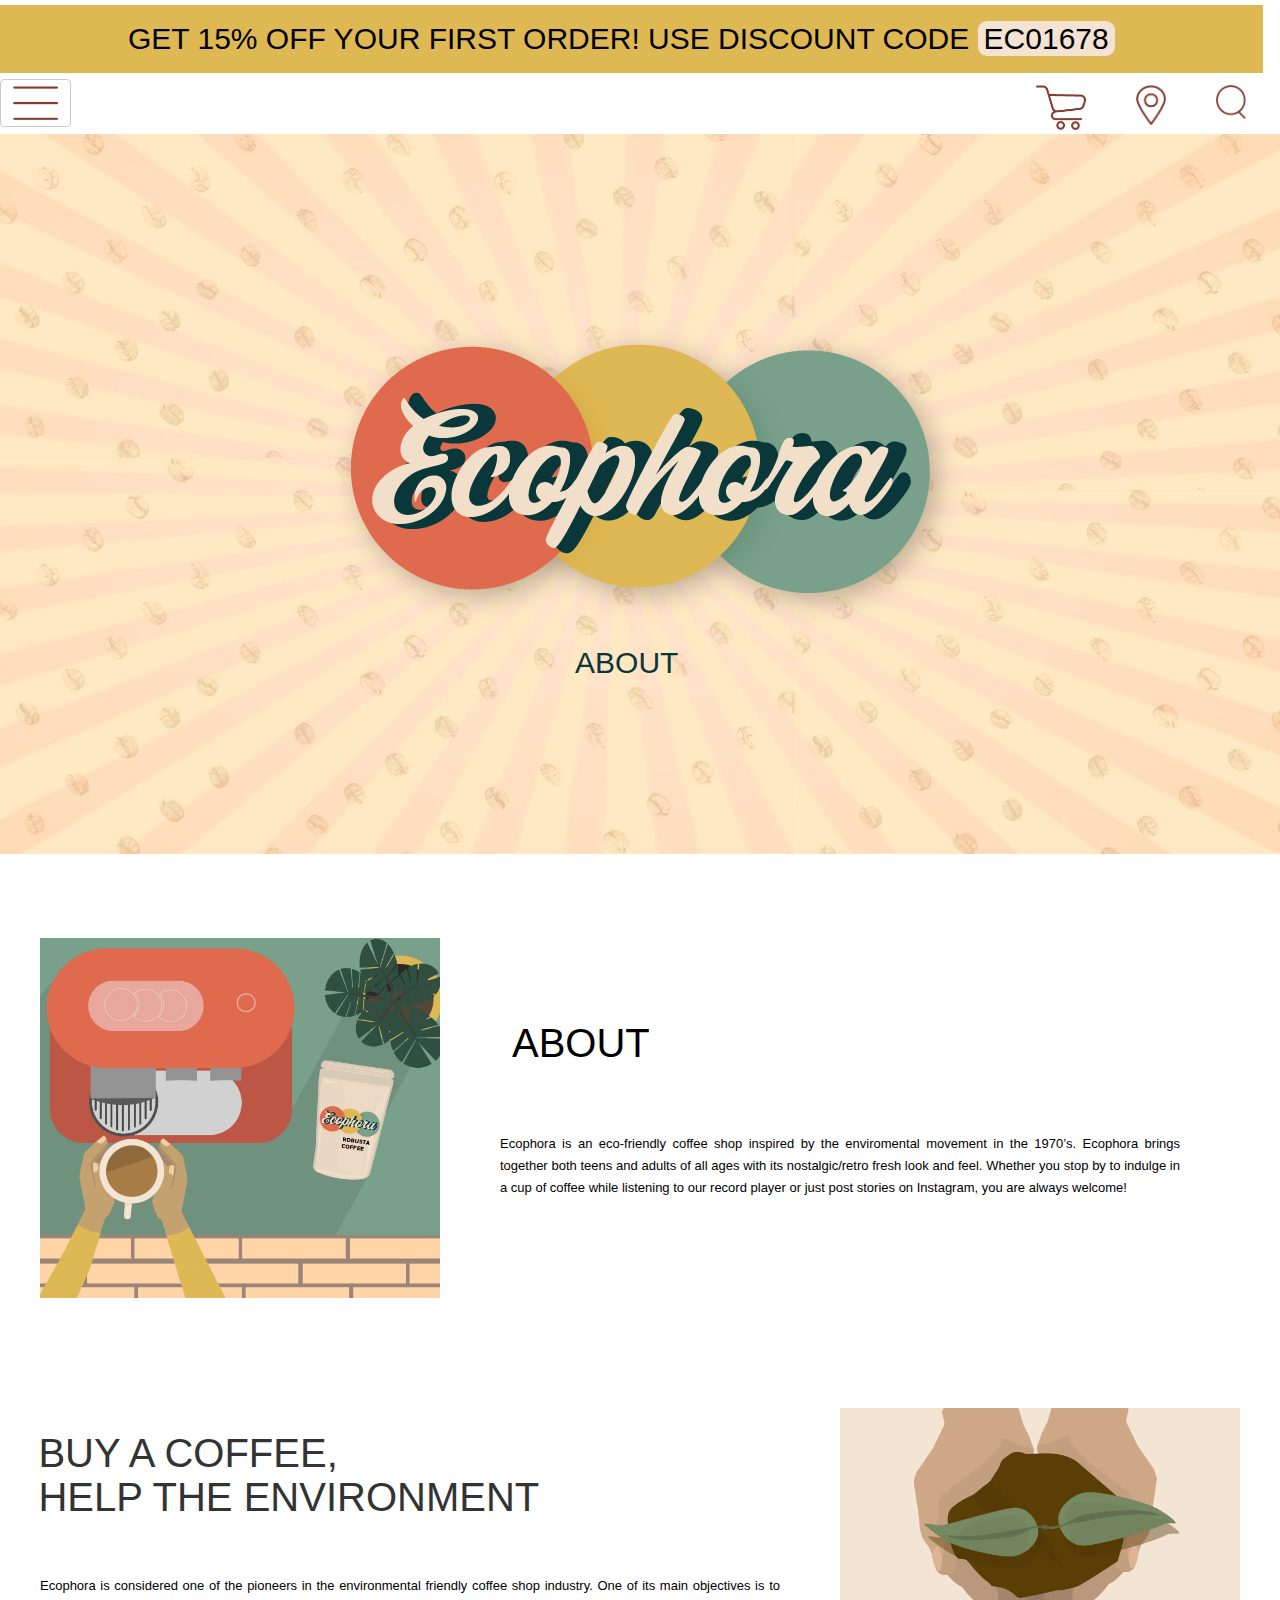
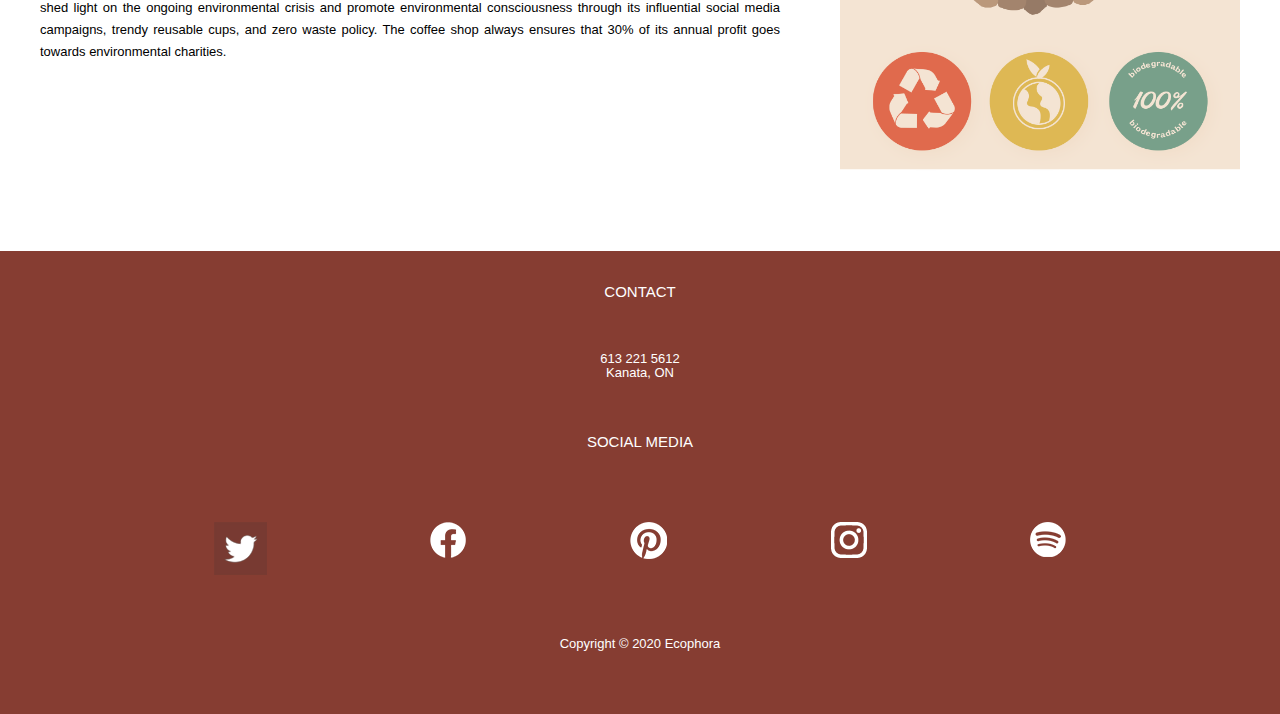
<file: about-page/about.html>
<!doctype html>
<html lang="en">
	<head>
		<title>Ecophora</title>
		<meta charset="utf-8">
		<meta name="viewport" content="width=device-width, initial-scale=1.0">
		<link rel="stylesheet" href="../css/reset.css">
<!--STYLES-->
		<link rel="stylesheet" href="../css/styles.css">
<!--BOOTSTRAP DROPDOWN MENU-->
        <meta name="viewport" content="width=device-width, initial-scale=1">
        <link rel="stylesheet" href="https://maxcdn.bootstrapcdn.com/bootstrap/3.4.1/css/bootstrap.min.css">
        <script src="https://ajax.googleapis.com/ajax/libs/jquery/3.5.1/jquery.min.js"></script>
        <script src="https://maxcdn.bootstrapcdn.com/bootstrap/3.4.1/js/bootstrap.min.js"></script>
	</head>
	<body>

       <div class="site">

<!--HEADER-->
        <header class="masthead">
             <div class="bar">
                 <img src="../images/bar.png" width=1263>
                 <h1>GET 15% OFF YOUR FIRST ORDER! USE DISCOUNT CODE <button>EC01678</button></h1>
             </div>

 <!--NAV BAR-->
             <div class="dropdown">
                <button class="btn btn-default dropdown-toggle" type="button" id="menu1" data-toggle="dropdown"><img src= "../images/hamburger.png" width=45>
                </button>
                <ul class="dropdown-menu" role="menu" aria-labelledby="menu1">
                  <li role="presentation"><a role="menuitem" tabindex="-1" href="../index.html">HOME</a></li>
                  <li role="presentation"><a role="menuitem" tabindex="-1" href="#">MENU</a></li>
                  <li role="presentation"><a role="menuitem" tabindex="-1" href="../shop-page/shop.html">SHOP</a></li>
                  <li role="presentation" class="divider"></li>
                  <li role="presentation"><a role="menuitem" tabindex="-1" href="about.html">ABOUT</a></li>
                </ul>
              </div>
              <div class="nav-bar">
                   <a class="shopping-cart" href="#"><img src="../images/cart.png" width=50></a>
                   <a class="location" href="https://goo.gl/maps/9qR3Az7ZttEFaXx66"><img src="../images/location.png" width=30></a>
                   <a class="search" href="#"><img src="../images/search.png"width=30></a>
              </div>
        </header>  

<!--  BANNER-->
        <div class="page-title">
           <main class="banner-about"><img src= "../images/banner.jpg"> 
                </main>
                <!--LOGO-->
			    <h1 class="port-phone"><img src="../images/logo-mobile.png"></h1>
			    <h2 class="desktop"><img src="../images/logo.png"></h2>
            <h6>ABOUT</h6>
        </div>


<!--   MAIN CONTENT-->
        <main id="abou" class="main-content-about">

<!--ABOUT-->
         <div class="about-bio">
          <h1 class="about-section">ABOUT<img src="../images/about.png"></h1>
          <h3 class="heading-3">ABOUT</h3>
           <p class="bio">
               Ecophora is an eco-friendly coffee shop inspired by the enviromental movement
               in the 1970’s. Ecophora brings together both teens and adults of all ages with
               its nostalgic/retro fresh look and feel. Whether you stop by to indulge in a cup of coffee while listening to our record player or just post stories on Instagram, you are always welcome!
           </p>
          </div>
<!--OUR MISSION-->
          <div class="mission-container">
             <h1 class="mission">BUY A COFFEE, HELP THE ENVIRONMENT<img src="../images/nature.png"></h1>
             <h3 class="heading-3-mission">BUY A COFFEE, <br>HELP THE ENVIRONMENT</h3>
<!--MISSION TEXT-->
             <p class="mission">
                Ecophora is considered one of the pioneers in the environmental friendly
                coffee shop industry. One of its main objectives is to shed light on the ongoing
                environmental crisis and promote environmental consciousness through its influential social media campaigns, trendy reusable cups, and zero waste policy. The coffee shop always ensures that 30% of its annual profit goes towards environmental charities. 
             </p>
          </div>
        </main>

          


<!--    FOOTER-->
        <footer class="footer-content">
            <p>CONTACT</p> <br> <h1>613 221 5612<br>Kanata, ON</h1><br> <br> 
            <p>SOCIAL MEDIA</p><br> <br> <br>
            <div class="social-media">
                 <a class="twitter" href="https://twitter.com/"><img src="../images/twitter.png"></a>
                 <a class="facebook" href="https://facebook.com/"><img src="../images/facebook.png"></a>
                 <a class="pinterest" href="https://pinterest.com/"><img src="../images/pinterest.png"></a>
                 <a class="instagram" href="https://instagram.com/"><img src="../images/instagram.png"></a>
                 <a class="spotify" href="https://spotify.com/"><img src="../images/spotify.png"></a>
            </div>
            
            <br> <br> <br> 

            <div class="copyright"><p>Copyright &copy; 2020 Ecophora</p> </div>
            
        </footer>

       </div>
	</body>
</html>
</file>
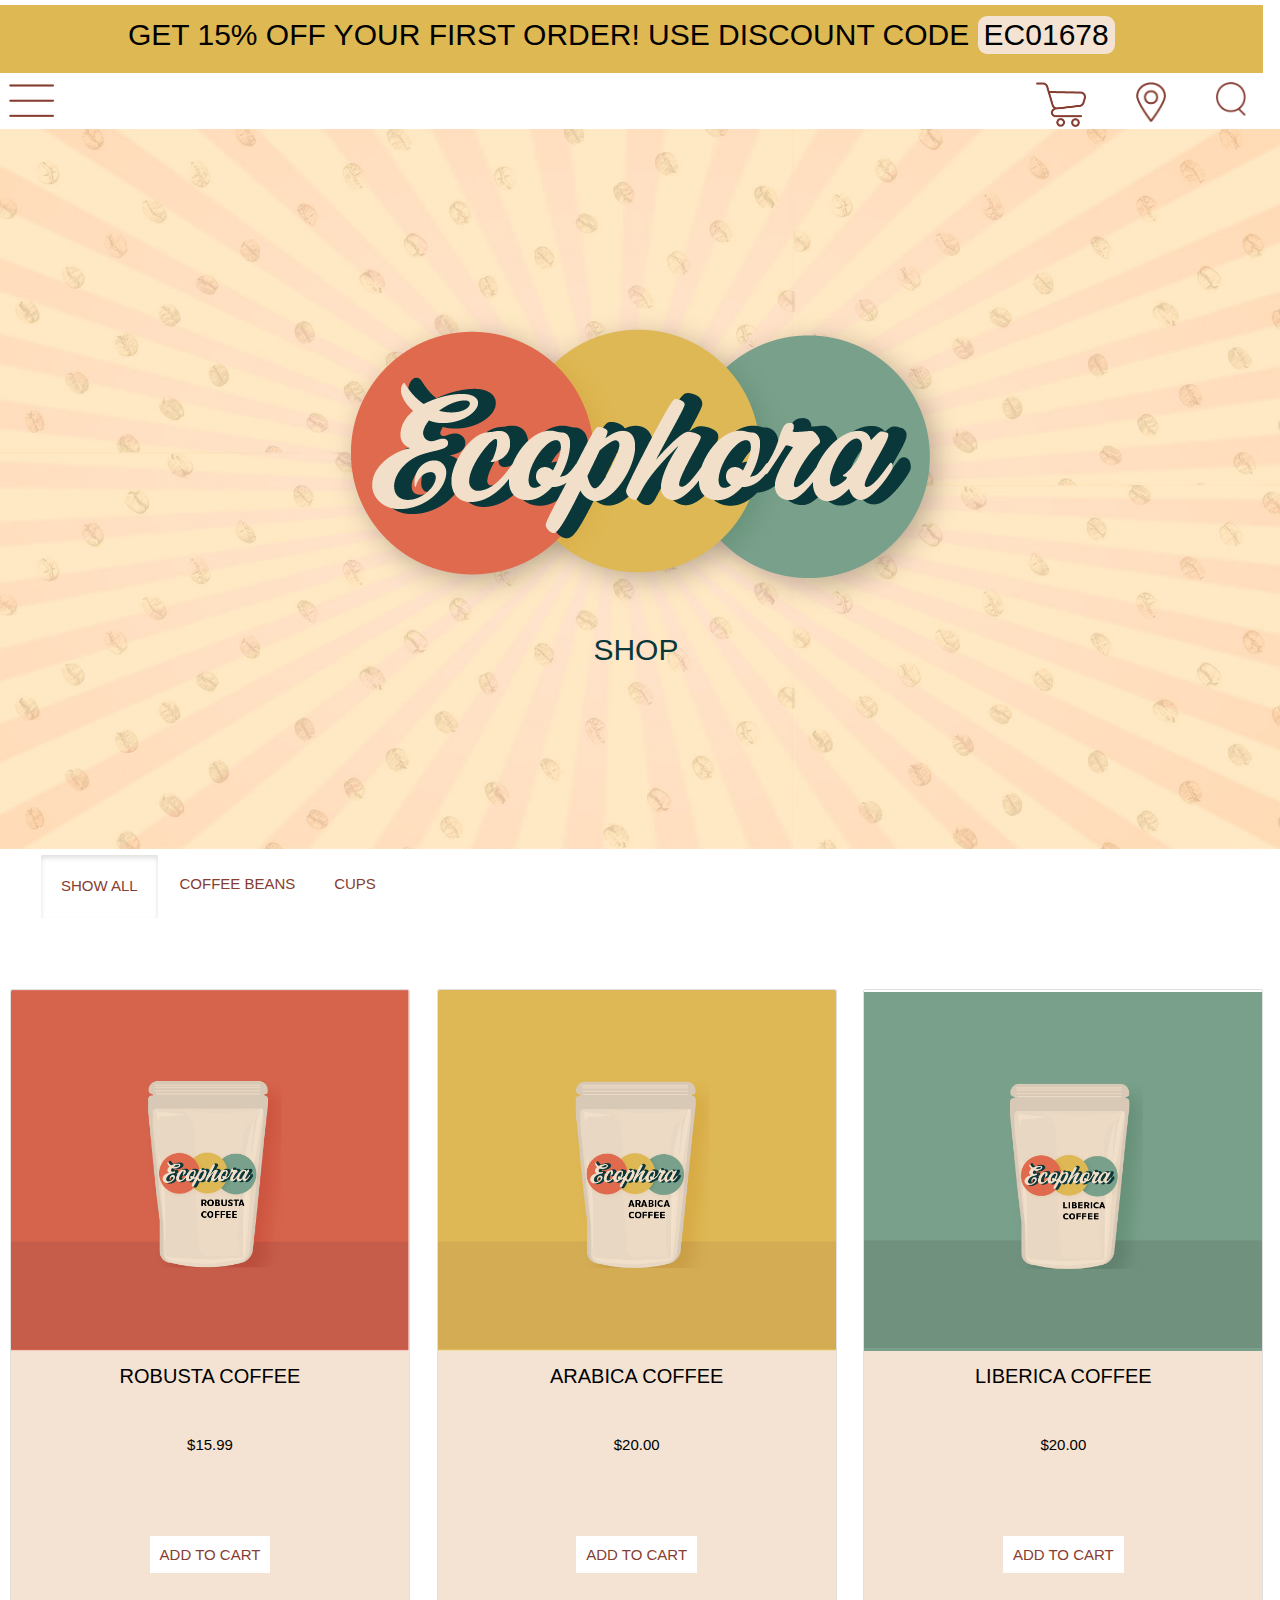
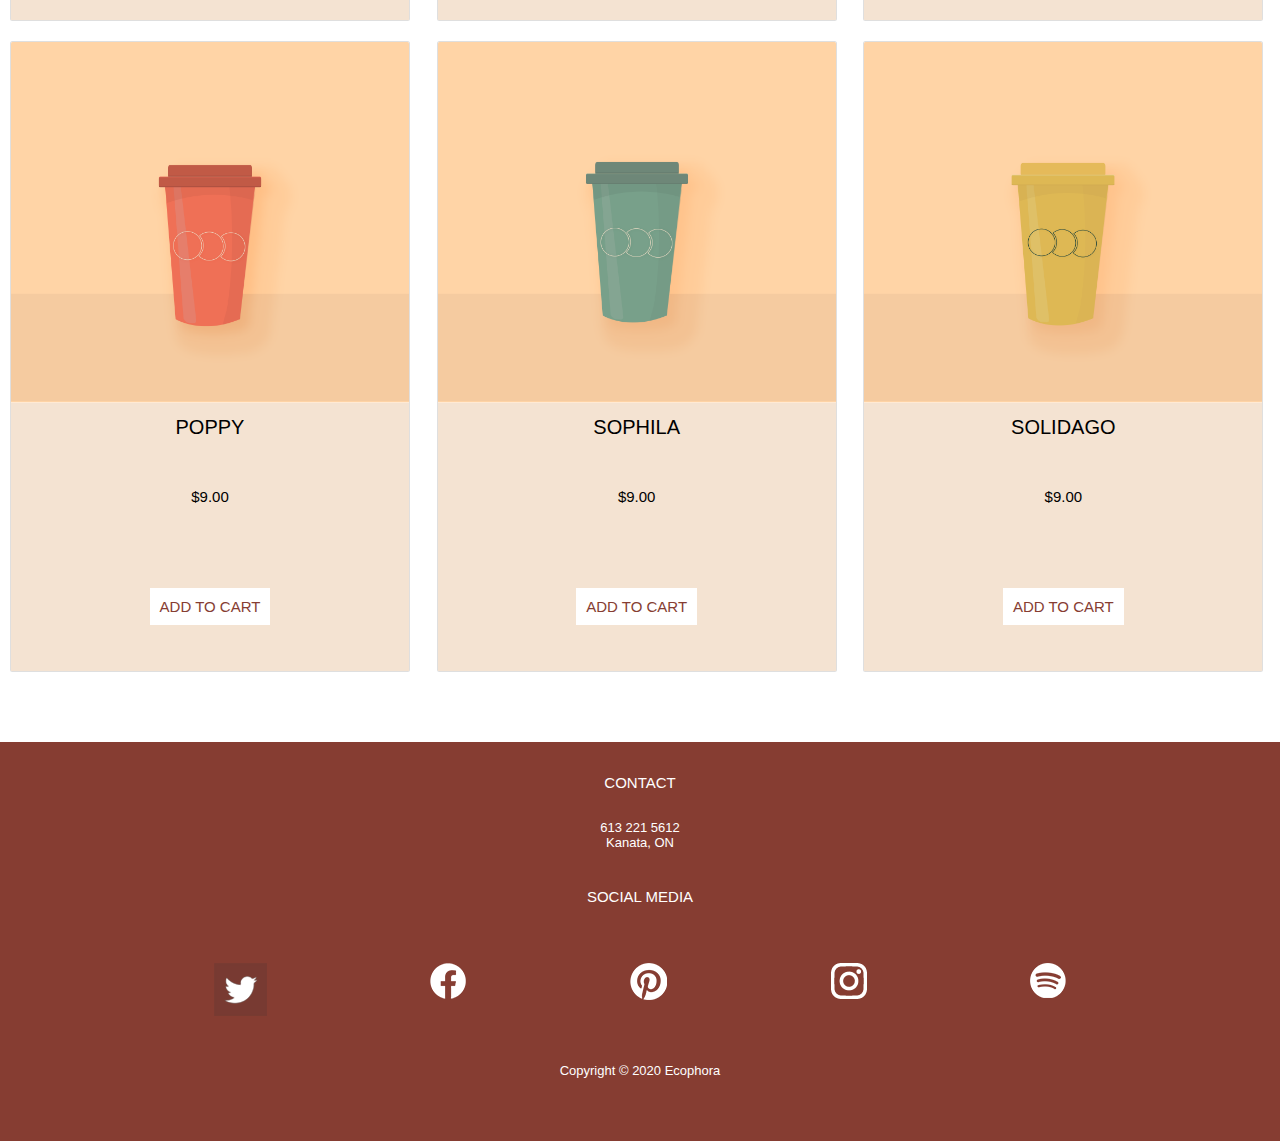
<file: shop-page/shop.html>
<!doctype html>
<html lang="en">
	<head>
		<title>Ecophora</title>
		<meta charset="utf-8">
		<meta name="viewport" content="width=device-width, initial-scale=1.0">
		<link rel="stylesheet" href="../css/reset.css">
<!--STYLES-->
		<link rel="stylesheet" href="../css/styles.css">

<!--BOOTSTRAP DROPDOWN MENU-->
        <meta name="viewport" content="width=device-width, initial-scale=1">
         <link rel="stylesheet" href="https://maxcdn.bootstrapcdn.com/bootstrap/3.4.1/css/bootstrap.min.css">
         <script src="https://ajax.googleapis.com/ajax/libs/jquery/3.5.1/jquery.min.js"></script>
         <script src="https://maxcdn.bootstrapcdn.com/bootstrap/3.4.1/js/bootstrap.min.js"></script>
<!--BOOTSTRAP CARD-->
         <link rel="stylesheet" href="https://maxcdn.bootstrapcdn.com/bootstrap/4.5.2/css/bootstrap.min.css">
         <script src="https://cdnjs.cloudflare.com/ajax/libs/popper.js/1.16.0/umd/popper.min.js"></script>
         <script src="https://maxcdn.bootstrapcdn.com/bootstrap/4.5.2/js/bootstrap.min.js"></script>
	</head>
	<body>
      
       <div class="site">
<!--   HEADER-->
           <header class="masthead">
                 <div class="bar">
                     <img src="../images/bar.png" width=1263>
                     <h2>GET 15% OFF YOUR FIRST ORDER! USE DISCOUNT CODE <button>EC01678</button></h2>
                 </div>
 <!--NAV BAR-->
                 <div class="dropdown">
                    <button class="btn btn-default dropdown-toggle1" type="button" id="menu1" data-toggle="dropdown"><img src= "../images/hamburger.png" width=45>
                    </button>
                    <ul class="dropdown-menu" role="menu" aria-labelledby="menu1">
                      <li role="presentation"><a role="menuitem" tabindex="-1" href="../index.html">HOME</a></li>
                      <li role="presentation"><a role="menuitem" tabindex="-1" href="#">MENU</a></li>
                      <li role="presentation"><a role="menuitem" tabindex="-1" href="shop.html">SHOP</a></li>
                      <li role="presentation" class="divider"></li>
                      <li role="presentation"><a role="menuitem" tabindex="-1" href="../about-page/about.html">ABOUT</a></li>
                    </ul>
                  </div>
                  <div class="nav-bar">
                       <a class="shopping-cart" href="#"><img src="../images/cart.png" width=50></a>
                       <a class="location" href="https://goo.gl/maps/9qR3Az7ZttEFaXx66"><img src="../images/location.png" width=30></a>
                       <a class="search" href="#"><img src="../images/search.png"width=30></a>
                  </div>
           </header>  

<!--  BANNER-->
           <div class="page-title">
               <main class="banner"><img src= "../images/banner.jpg"> 
                    </main>
                    <!--LOGO-->
                    <h1 class="port-phone"><img src="../images/logo-mobile.png"></h1>
                    <h2 class="desktop"><img src="../images/logo.png"></h2>
                <h5>SHOP</h5>
           </div>



        <!--   MAIN CONTENT-->
           <main id="content" class="main-content">
<!--FILTER TAB-->
            <div id="myBtnContainer">
              <button class="btn active" onclick="filterSelection('all')"> SHOW ALL</button>
              <button class="btn-filter" onclick="filterSelection('container-beans')"> COFFEE BEANS</button>
              <button class="btn-filter" onclick="filterSelection('cups')">CUPS</button>
            </div>
<!--COFFEE BEANS-->
            <div class="beans">
<!-- ROBUSTA COFFEE -->
               <div class="filterDiv container-beans">
                <div class="container-beans">
                  <div class="card" style="width:400px">
                    <img class="card-img-top" src="../images/robusta.png" alt="Robusta Coffee" style="width:100%">
                    <div class="card-body">
                      <h4 class="card-title">ROBUSTA COFFEE</h4>
                      <p class="card-text">$15.99</p>
                      <a href="#" class="btn-primary">ADD TO CART</a>
                    </div>
                  </div>
                 </div>
                </div>
<!-- END OF ROBUSTA COFFE -->
<!--ARABICA COFFEE-->
               <div class="filterDiv container-beans">
                <div class="container-beans">
                  <div class="card" style="width:400px">
                    <img class="card-img-top" src="../images/arabica.png" alt="Arabica Coffee" style="width:100%">
                    <div class="card-body">
                        <h4 class="card-title">ARABICA COFFEE</h4>
                        <p class="card-text">$20.00</p>
                        <a href="#" class="btn-primary">ADD TO CART</a>
                    </div>
                  </div>
                 </div>
                </div>
<!--END OF ARABICA COFFEE-->
<!--LIBERICA COFFEE-->
               <div class="filterDiv container-beans">
                <div class="container-beans">
                  <div class="card" style="width:400px">
                    <img class="card-img-top" src="../images/liberica.png" alt="Liberica Coffee" style="width:100%">
                    <div class="card-body">
                        <h4 class="card-title">LIBERICA COFFEE</h4>
                        <p class="card-text">$20.00</p>
                        <a href="#" class="btn-primary">ADD TO CART</a>
                    </div>
                  </div>
                </div>
                </div>
<!--END OF LIBERICA COFFEE-->
            </div>
<!--END OF COFFEE BEANS-->
<!--REUSABLE CUPS-->
            <div class="reusable">
<!--POPPY CUP-->
               <div class="filterDiv cups">
                <div class="cups">
                  <div class="card" style="width:400px">
                    <img class="card-img-top" src="../images/poppy.png" alt="Poppy Cup" style="width:100%">
                    <div class="card-body">
                        <h4 class="card-title">POPPY</h4>
                        <p class="card-text">$9.00</p>
                        <a href="#" class="btn-primary">ADD TO CART</a>
                    </div>
                  </div>
                </div>
               </div>
<!--END OF POPPY CUP-->
<!--SOPHILA CUP-->
           <div class="filterDiv cups">
            <div class="cups">
              <div class="card" style="width:400px">
                <img class="card-img-top" src="../images/sophila.png" alt="Sophila Cup" style="width:100%">
                <div class="card-body">
                    <h4 class="card-title">SOPHILA</h4>
                    <p class="card-text">$9.00</p>
                    <a href="#" class="btn-primary">ADD TO CART</a>
                </div>
              </div>
            </div>
           </div>

<!--END OF SOPHILA CUP-->
<!--SOLIDAGO CUP-->
           <div class="filterDiv cups">
            <div class="cups">
              <div class="card" style="width:400px">
                <img class="card-img-top" src="../images/solidago.png" alt="Solidago Cup" style="width:100%">
                <div class="card-body">
                  <h4 class="card-title">SOLIDAGO</h4>
                  <p class="card-text">$9.00</p>
                  <a href="#" class="btn-primary">ADD TO CART</a>
                </div>
              </div>
            </div>
           </div>
<!--END OF SOLIDAGO CUP-->
            </div>
<!--END OF REUSABLE CUPS-->
<!--FILTER JAVASCRIPT-->
		<script src="../js/filter.js" type="text/javascript"></script>

            </main>


<!--    FOOTER-->
            <footer class="footer-shop">
                <p>CONTACT</p> <br> <h1>613 221 5612<br>Kanata, ON</h1><br> <br> 
                <p>SOCIAL MEDIA</p><br> <br> <br>
                <div class="social-media">
                     <a class="twitter" href="https://twitter.com/"><img src="../images/twitter.png"></a>
                     <a class="facebook" href="https://facebook.com/"><img src="../images/facebook.png"></a>
                     <a class="pinterest" href="https://pinterest.com/"><img src="../images/pinterest.png"></a>
                     <a class="instagram" href="https://instagram.com/"><img src="../images/instagram.png"></a>
                     <a class="spotify" href="https://spotify.com/"><img src="../images/spotify.png"></a>
                </div>

                <br> <br> <br> 

                <div class="copyright-2"><p>Copyright &copy; 2020 Ecophora</p> </div>

            </footer>
        </div>
	</body>
</html>
</file>
<file: css/styles.css>
/*Insert CSS Here*/

{box-sizing: border-box;}
html {font: normal 100%/1.5 'Century Gothic', 'Verdana', 'Arial', sans-serif;}

.site {
    display: grid;
    grid-template-columns: 1fr;
    grid-template-rows: auto;
    grid-template-areas: 
        "title"
        "main"
        "footer"
        "masthead";
}

.masthead {
    position: relative;
    margin-bottom: 0.7rem;
    margin-top: 0.5rem;
}

.btn btn-default dropdown-toggle {
    width: 25%;
    height: 25%;
    border-color: white;
    border-radius: 0.1rem;

}

.btn btn-default dropdown-toggle:hover {
    background-color: white;
}

ul.dropdown-menu {
    opacity: 0.8;
    width: 15rem;
    height: 15rem;
}


.dropdown-menu a {
    font-family: 'Century Gothic', 'Verdana', 'Arial', sans-serif;
    color: #863d32;
    font-size: 1.5rem;
}


.bar {
    display: none;
}

.nav-bar {
    display: flex;
    position: absolute;
    top: 0.2em;
    left: 30rem;
    z-index: 1; 
}

.search {
    padding-left: 2.5rem;
}

.location {
    padding-left: 2.5rem;
}

.shopping-cart {
    padding-left: 2rem;
}

/*End of Nav Bar*/

.page-title {
    position: relative;
}

.banner img {
    width: 100%;    
}


.port-phone img {
    position: absolute; 
    bottom: 9rem; 
    left: 10rem;
    z-index: 2;
}


.page-title h3 {
    position: absolute;
    font-family: 'Hobeaux', 'Trebuchet MS', 'Calibri', sans-serif;
    color: #0a3739;
    font-size: 1.5rem;
    bottom: 5rem; 
    right: 14rem;
}


/*End of Page Title*/

.main-content {
    clear: both;
    display: flex;
    flex-direction: column;
    justify-content:space-around;
    width: 100%;
}

.menu {
    position: relative;
    flex-direction: column;
}

.menu h1 {
    position: absolute;
    font-family: 'Basic Gothic Pro', 'Arial black', 'Arial', sans-serif;
    left: 40%;
    top: 45%;
    color: black;
}

.menu img {
    width: 100%;
    padding: 6rem;
    transition:  width 0.5s ease, height 0.5s ease, background 0.5s ease-in-out;
}

.menu img:hover {
    width: 102%;
    height: 102%;
    opacity: 0.5;
}

.promotions {
    position: relative;
}

.promotions h1 {
    position: absolute;
    font-family: 'Basic Gothic Pro', 'Arial black', 'Arial', sans-serif;
    color: black;
    top: 20%;
    left: 25%;
}

.promotions h1 span {
    font-family: 'Century Gothic', 'Verdana', 'Arial', sans-serif;
    font-size: 2.5rem;
}

.promotions h2 {
    position: absolute;
    font-family: 'Basic Gothic Pro', 'Arial black', 'Arial', sans-serif;
    color: black;
    top: 50%;
    left: 16%;
}

.promotions img {
    width: 100%;
    padding-bottom: 4.5rem;
}

.promotions button {
    position: absolute;
    color: black;
    font-family: 'Century Gothic', 'Verdana', 'Arial', sans-serif;
    font-size: 2rem;
    background-color: #f4e3d2;
    border: none;
    border-radius: 0.9rem;
    top: 70%;
    left: 40%;
    padding-left: 1rem;
    padding-right: 1rem;
    
}

.promotions button:hover {
    color: #f4e3d2;
    background-color: black;
}

.about {
    margin-top: 3rem;
}

.about h1 {
    font-family: 'Basic Gothic Pro', 'Arial black', 'Arial', sans-serif;
}

.about img {
    width: 100%; 
    padding-bottom: 7rem;
    padding-left: 7rem;
    padding-right: 7rem;
    transition:  width 0.5s ease, height 0.5s ease, background 0.5s ease-in-out;
}

.about {
    position: relative;
}

.about h1 {
    position: absolute;
    top: 50%;
    left: 43%;
    color: black;
}
.about img:hover {
    width: 102%;
    height: 102%;
    opacity: 0.5;
}

/*Container*/

.container {
    display: flex;
    position: relative;
    justify-content: space-evenly;
    
}

.events h1 {
    position: absolute;
    font-family: 'Basic Gothic Pro', 'Arial black', 'Arial', sans-serif;
    top: -3%;
    left: 6%;
    color: black;
    font-size: 3rem;
}

.events img {
    width: 98%;
    margin-left: 1%;
}


.gallery h1 {
    position: absolute;
    font-family: 'Basic Gothic Pro', 'Arial black', 'Arial', sans-serif;
    color: black;
    top: 40%;
    left: 70%;
    font-size: 3rem;
}

.gallery img {
    width: 95%;
    margin-left: 2rem;
}

.shop {
    position: relative;
    margin-top: 7rem;
}
.shop h1 {
    position: absolute;
    font-family: 'Basic Gothic Pro', 'Arial black', 'Arial', sans-serif;
    color: black;
    top: 5%;
    left: 25%;
}

.shop img {
    width: 100%;
    padding-bottom: 7rem;
    padding-left: 7rem;
    padding-right: 7rem;
    transition:  width 0.5s ease, height 0.5s ease, background 0.5s ease-in-out;  
}

.shop img:hover {
    width: 102%;
    height: 102%;
    opacity: 0.5;  
}

.footer-content {
    background-color: #863d32;
    padding: 5rem;
    color: white;
    padding-top: 3rem;
}

.social-media {
    display: flex;
    justify-content: space-evenly;
}

.footer-content p {
    text-align: center;
    font-family: 'Basic Gothic Pro', 'Arial black', 'Arial', sans-serif;
    font-size: 1.5rem;
}

.footer-content h1 {
    font-size: 1.3rem; 
    font-family: 'Century Gothic', 'Verdana', 'Arial', sans-serif;
    text-align: center;
    
}

.copyright p {
    font-family: 'Century Gothic', 'Verdana', 'Arial', sans-serif;
    font-size: 1.3rem;
}

/*About Page CSS*/
.page-title h6 {
    position: absolute;
    font-family: 'Hobeaux', 'Trebuchet MS', 'Calibri', sans-serif;
    color: #0a3739;
    font-size: 1.5rem;
    bottom: 5rem; 
    right: 22rem;
}

.main-content-about {
    display: flex;
    flex-direction: column;
    width: 100%;
    justify-content: center;
}
.banner-about img {
    width:100%;    
}

.about-bio {
    display: flex;
    flex-direction: column;
    justify-content: center;
    margin: 4rem;
    
}

.about-bio h1 {
    font-family: 'Basic Gothic Pro', 'Arial black', 'Arial', sans-serif;
    color: black;
}

.heading-3 {
    display: none;
}

.about-section img {
    width: 40rem;
}

.about-bio p {
    color: black;
    font-family: 'Century Gothic', 'Verdana', 'Arial', sans-serif;
    padding-top: 10%;
    text-align: justify;
    line-height: 2.2rem;
    font-size: 1.3rem; 
}

.mission-container {
    display: flex;
    flex-direction: column;
    margin: 4rem;
    justify-content: center; 
}

h1.mission img {
     width:40rem;   
}

.heading-3-mission {
    display: none;
}

.mission-container h1 {
    font-family: 'Basic Gothic Pro', 'Arial black', 'Arial', sans-serif;
    color: black;
    margin-bottom: 1rem;
}

.mission-container p {
    color: black;
    font-family: 'Century Gothic', 'Verdana', 'Arial', sans-serif;
    padding-top: 10%;
    text-align: justify;
    line-height: 2.2rem;
    font-size: 1.3rem;
    margin-bottom: 8rem
}



/*Shop Page CSS*/
.page-title h5 {
    position: absolute;
    font-family: 'Hobeaux', 'Trebuchet MS', 'Calibri', sans-serif;
    color: #0a3739;
    font-size: 1.5rem;
    bottom: 5rem; 
    right: 22rem;
}
/*filer tab*/
.filterDiv {
    position: relative;
    display: flex;
    flex-direction: column;
    background-color: #2196F3;
    color: #ffffff;
    width: 50%;
    line-height: 10rem;
    text-align: center;
    margin: 4.18rem;
    display: none;
}

.show {
    display: block;
}

.container {
    margin-top: 50px;
    overflow: hidden;
}


/* Style the buttons */
.btn-filter {
    border: none;
    outline: none;
    padding-top: 1.7rem;
    padding-bottom: 2.4rem;
    padding-left: 1.8rem;
    padding-right: 1.8rem;
    background-color: white;
    cursor: pointer;
    color: #863d32;
    font-size: 1.5rem;
    border-radius: 0.25rem;
}

.btn-filter:hover {
    color: white;
    background-color: #863d32;
}

.btn.active {
    background-color: white;
    color: #863d32;
    padding: 2rem;
    font-size: 1.5rem; 
    margin-left: 4rem;
}

.btn.active:hover {
    background-color: #863d32;
    color: white;
}

/*Cards*/

.card-body {
    background-color: #f4e3d2;
}

.card-title {
    color: black;
    font-family: 'Basic Gothic Pro', 'Arial black', 'Arial', sans-serif;
    font-size: 2rem;
}

.card-text {
    color: black;
    font-size: 1.5rem;
    font-family: 'Century Gothic', 'Verdana', 'Arial', sans-serif;
}

a.btn-primary {
    color: #863d32;
    font-family: 'Century Gothic', 'Verdana', 'Arial', sans-serif;
    font-size: 1.5rem;
    padding: 1rem;
    background-color: white;
    border-style: solid;
    border-color: grey;
    
}

a.btn-primary:hover {
    background-color: #863d32;
    text-decoration: none; 
}

.footer-shop p {
    text-align: center;
    font-family: 'Basic Gothic Pro', 'Arial black', 'Arial', sans-serif;
    font-size: 1.5rem;
}

.footer-shop {
    background-color: #863d32;
    padding: 5rem;
    color: white;
    padding-top: 3rem;
}

.footer-shop h1 {
    font-size: 1.3rem; 
    font-family: 'Century Gothic', 'Verdana', 'Arial', sans-serif;
    text-align: center;
    
}

.copyright-2 p {
    font-family: 'Century Gothic', 'Verdana', 'Arial', sans-serif;
    font-size: 1.3rem;
}


/*Port Phone Display*/


.port-phone {
    display: block;
    z-index: 0;   
}

.desktop {
    display: none;
}


/*Desktop View*/

@media only screen and (min-width: 60em) {
    
.desktop {
    display: block;
}
    
.port-phone {
    display: none;
}
    
.bar {
    position: relative;
    display: block;
    width: 100%; 
    padding-bottom: 0.6rem; 
}
    
.bar h1 {
    position: absolute;
    top: -5%;
    left: 10%;
    font-family: 'Basic Gothic Pro', 'Arial black', 'Arial', sans-serif;
    color: black;
    font-size: 3rem;
}
    
.bar h1 button {
    font-family: 'Century Gothic', 'Verdana', 'Arial', sans-serif;
    font-size: 3rem;
    background-color: #f4e3d2;
    border: none;
    border-radius: 0.9rem;
}
    
.page-title {
    position: relative;
}

.banner img {
    width: 100%;    
}
    
.desktop img {
    position: absolute; 
    bottom: 30%; 
    left: 25%;
    z-index: 2;
}
    
    
.page-title h3 {
    position: absolute;
    font-family: 'Hobeaux', 'Trebuchet MS', 'Calibri', sans-serif;
    color: #0a3739;
    font-size: 3rem;
    bottom: 25%; 
    right: 34%;
}
    
.masthead {
    position: relative;
    margin-bottom: 0.7rem;
    margin-top: 0.5rem;
}

.btn btn-default dropdown-toggle {
    width: 25%;
    height: 25%;
    border-color: white;
    border-radius: 0.1rem;
}

.btn btn-default dropdown-toggle:hover {
    background-color: white;
}


.dropdown-menu a {
    font-family: 'Century Gothic', 'Verdana', 'Arial', sans-serif;
    color: #863d32;  
}

ul.dropdown-menu {
    opacity: 0.8;
    width: 20rem;
    height: 20rem;
}

.nav-bar {
    display: flex;
    position: absolute;
    top: 66%;
    left: 77%;
    z-index: 1; 
}

.search {
    padding-left: 5rem;
}

.location {
    padding-left: 5rem;
}

.shopping-cart {
    padding-left: 5rem;
}

.menu h1 {
    font-size: 8rem;    
}

.about h1 {
    font-size: 8rem;
    top: 60%;
}

.events h1 {
    font-size: 6rem;
    top: 6%;
}

.gallery h1 {
    font-size: 6rem;
    left: 71.5%;
    top: 45%;
}
 
.shop h1 {
    font-size: 8rem;
    left: 15%;
    top: 8%;
}
    
.promotions {  
    display: none;
}    
    
    
 /*About Page CSS*/


.banner-about img {
    width: 100%;    
}

.page-title h6 {
    position: absolute;
    font-family: 'Hobeaux', 'Trebuchet MS', 'Calibri', sans-serif;
    color: #0a3739;
    font-size: 3rem;
    bottom: 25%; 
    right: 47%;
}

.main-content-about {
    position: relative;
    display: flex;
    flex-direction: column;
    width: 100%;
    justify-content: center;
}
    
.about-bio {
    display: flex;
    flex-direction: row;
    justify-content: center;
    align-items: center;
    margin: 4rem;
}

.about-bio h1 {
    font-family: 'Basic Gothic Pro', 'Arial black', 'Arial', sans-serif;
    color: white;
    font-size: 0rem;
}

.heading-3 {
    display: block;
    position: absolute;
    font-family: 'Basic Gothic Pro', 'Arial black', 'Arial', sans-serif;
    color: black;
    font-size: 4rem;
    top: 13%;
    left: 40%;
}

.about-bio img {
     width: 40rem;
}

.about-bio p {
    color: black;
    font-family: 'Century Gothic', 'Verdana', 'Arial', sans-serif;
    padding-top: 10%;
    text-align: justify;
    line-height: 2.2rem;
    font-size: 1.3rem;
    padding-left: 5%;
    padding-right: 5%;
}
    
.mission-container {
    display: flex;
    flex-direction: row-reverse;
    margin: 4rem;
    justify-content: center; 
    align-items: center;
}

h1.mission img {
     width:40rem;   
}

.mission-container h1 {
    font-family: 'Basic Gothic Pro', 'Arial black', 'Arial', sans-serif;
    color: white;
    font-size: 0rem;
    margin-bottom: 4rem;
    text-align: right; 
}

.heading-3-mission {
     display: block;
     position: absolute;
     font-family: 'Basic Gothic Pro', 'Arial black', 'Arial', sans-serif;
     font-size: 4rem;
     top: 55%;
     left: 3%; 
}

.mission-container p {
    color: black;
    font-family: 'Century Gothic', 'Verdana', 'Arial', sans-serif;
    padding-top: 10%;
    padding-right: 5%;
    text-align: justify;
    line-height: 2.2rem;
    font-size: 1.3rem;
    margin-bottom: 8rem
}


/*Shop Page CSS*/
    
.bar h2 {
    position: absolute;
    top: 15%;
    left: 10%;
    font-family: 'Basic Gothic Pro', 'Arial black', 'Arial', sans-serif;
    color: black;
    font-size: 3rem;
}
    
.bar h2 button {
    font-family: 'Century Gothic', 'Verdana', 'Arial', sans-serif;
    font-size: 3rem;
    background-color: #f4e3d2;
    border: none;
    border-radius: 0.9rem;
}
    
.page-title h5 {
    position: absolute;
    font-family: 'Hobeaux', 'Trebuchet MS', 'Calibri', sans-serif;
    color: #0a3739;
    font-size: 3rem;
    bottom: 25%; 
    right: 47%;
}
    
/*filer tab*/
.filterDiv {
  position: relative;
  display: flex;
  flex-direction: row;
  background-color: white;
  color: #ffffff;
  width: 50%;
  line-height: 10rem;
  text-align: center;
  margin: 1rem;
  display: none;
}

.show {
  display: block;
}

.container {
  margin-top: 50px;
  overflow: hidden;
}


/* Style the buttons */
.btn-filter {
  border: none;
  outline: none;
  padding-top: 1.7rem;
  padding-bottom: 2.4rem;
  padding-left: 1.8rem;
  padding-right: 1.8rem;
  background-color: white;
  cursor: pointer;
  color: #863d32;
  font-size: 1.5rem;
  border-radius: 0.25rem;
}

.btn-filter:hover {
   color: white;
   background-color: #863d32;
}

.btn.active {
    background-color: white;
    color: #863d32;
    padding: 2rem;
    font-size: 1.5rem; 
    margin-left: 4rem;
}

.btn.active:hover {
    background-color: #863d32;
    color: white;
}

/*Cards*/
.beans {
    display: flex;
    margin-top: 6rem;
}
    
.reusable {
    display: flex;
    margin-bottom: 6rem;
}

.card-body {
    background-color: #f4e3d2;
}

.card-title {
    color: black;
    font-family: 'Basic Gothic Pro', 'Arial black', 'Arial', sans-serif;
    font-size: 2rem;
}

.card-text {
    color: black;
    font-size: 1.5rem;
    font-family: 'Century Gothic', 'Verdana', 'Arial', sans-serif;
}

a.btn-primary {
    color: #863d32;
    font-family: 'Century Gothic', 'Verdana', 'Arial', sans-serif;
    font-size: 1.5rem;
    padding: 1rem;
    background-color: white;
    border-style: solid;
    border-color: grey;
    
}

a.btn-primary:hover {
    background-color: #863d32;
    text-decoration: none; 
}  


    
    
    
    
/* desktop view closing bracket   */
    
}
</file>
